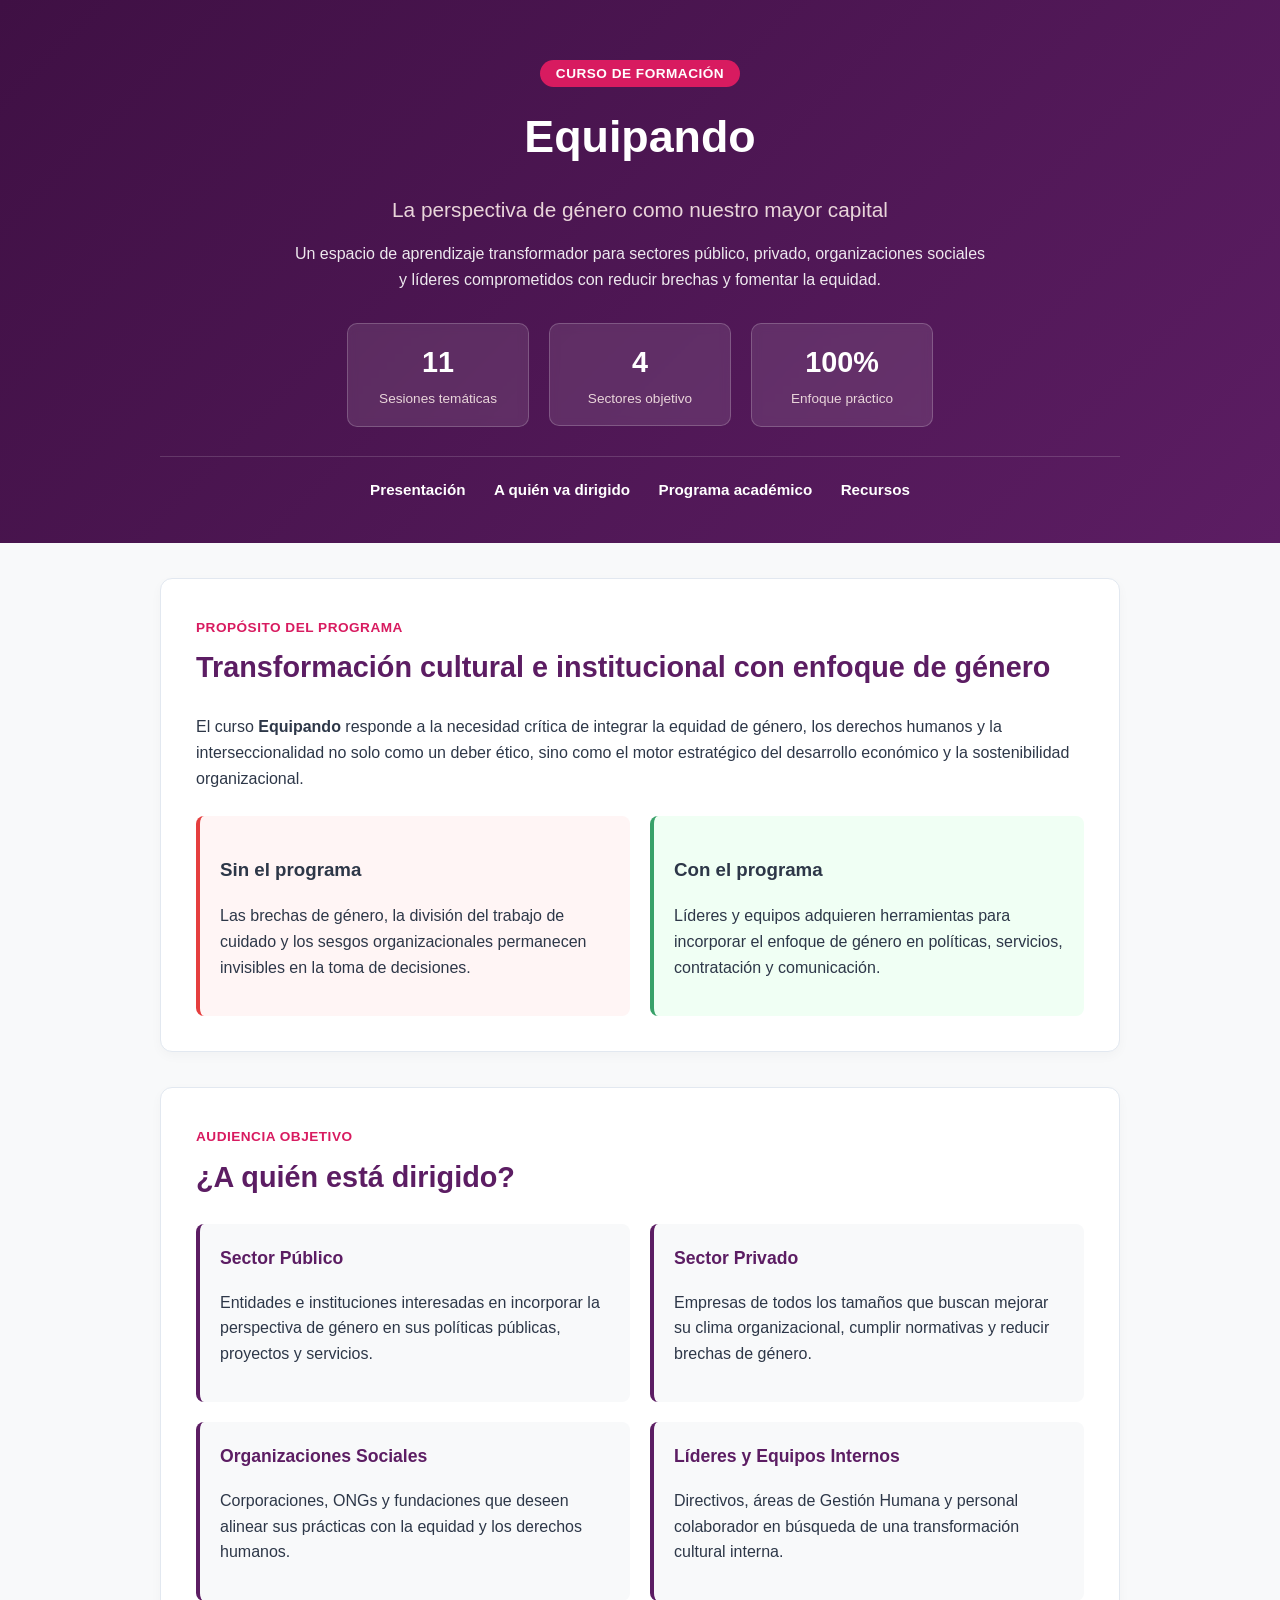
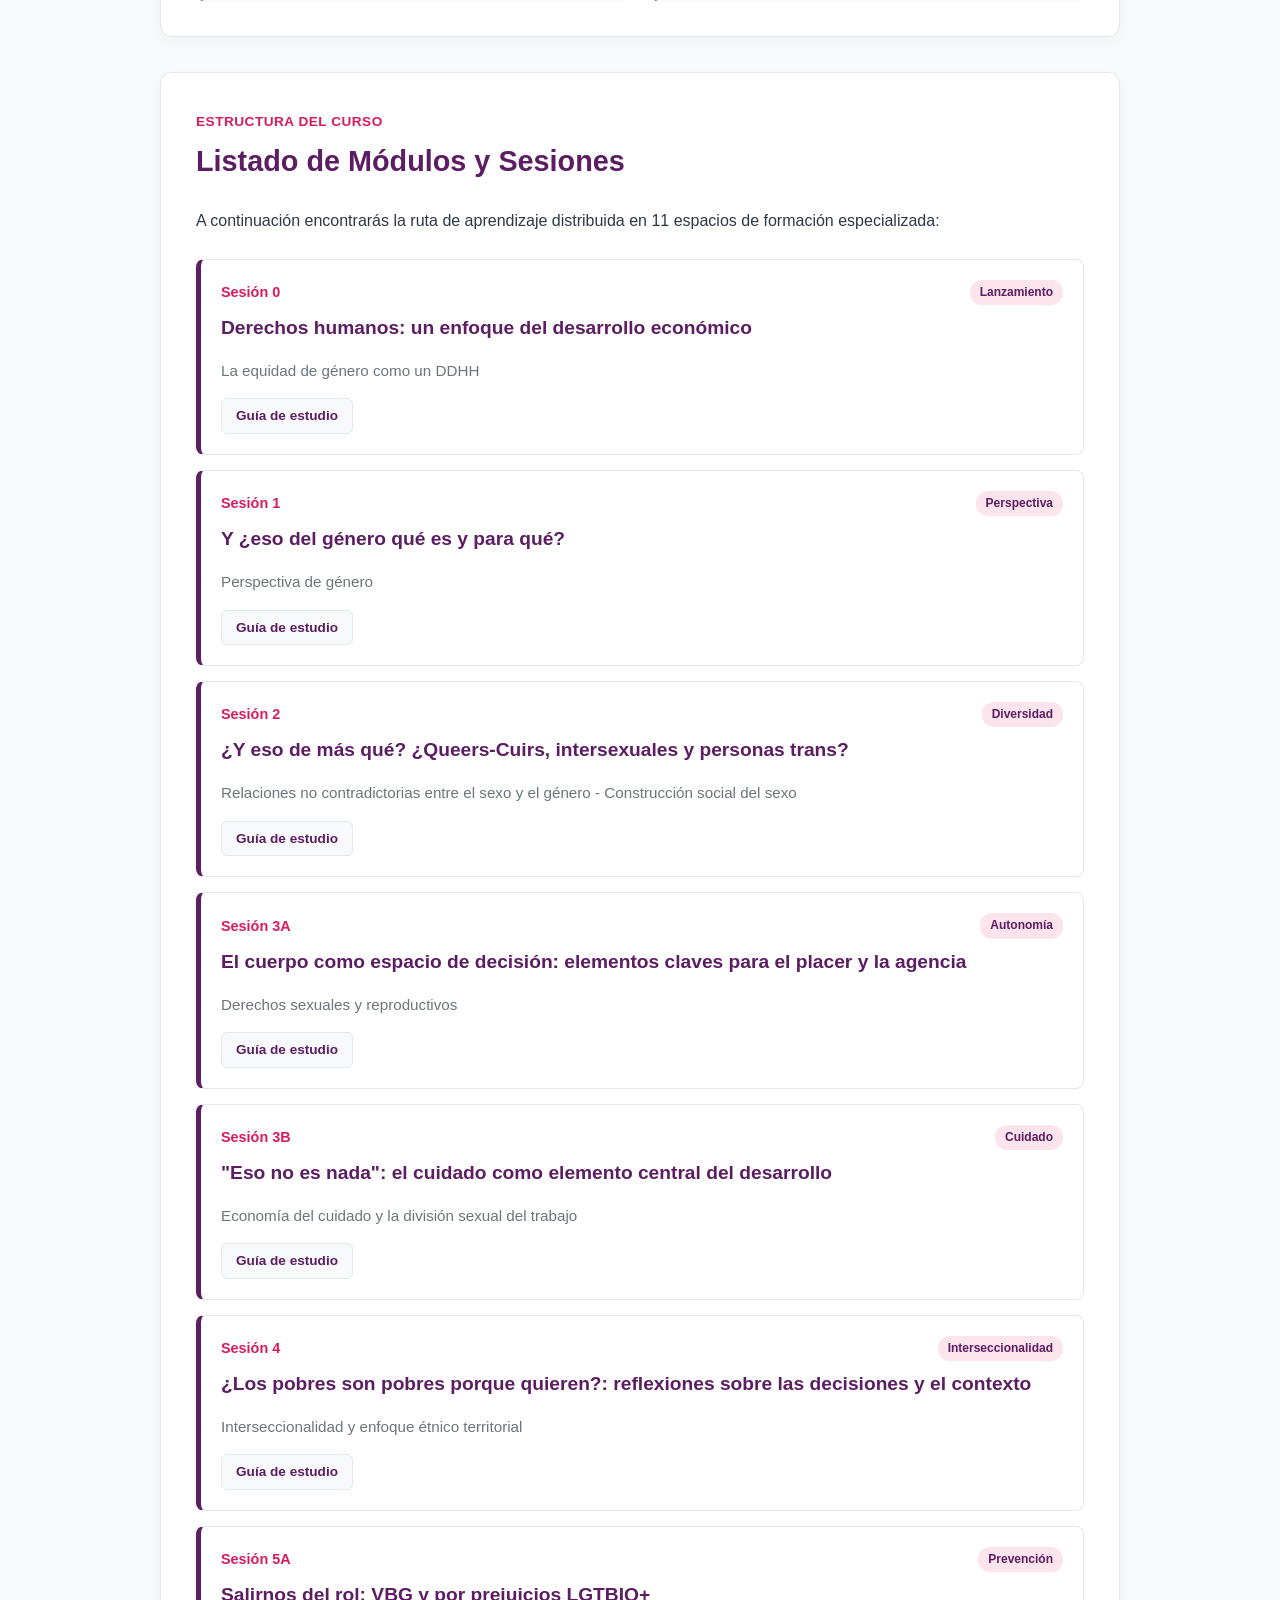
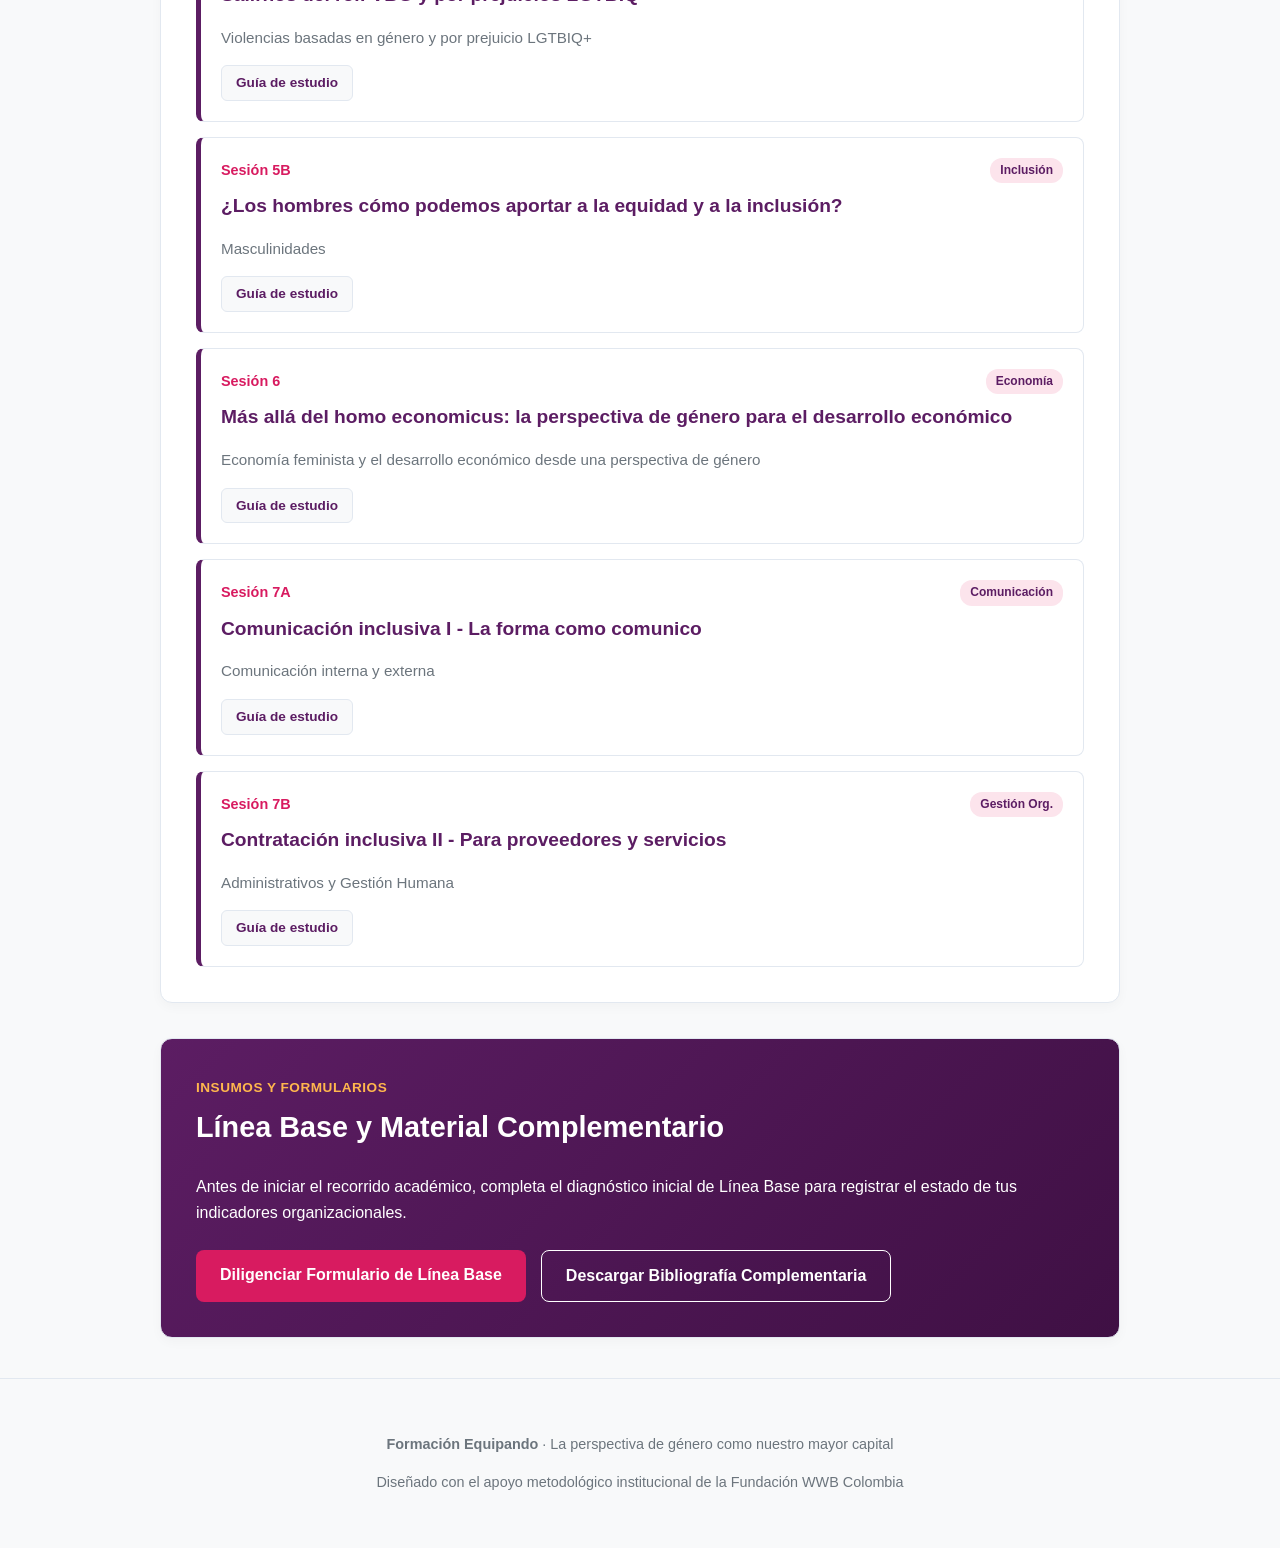
<file: index.html>
<!DOCTYPE html>
<html lang="es">
<head>
  <meta charset="UTF-8">
  <meta name="viewport" content="width=device-width, initial-scale=1.0">
  <title>Equipando | Perspectiva de Género</title>
  <link rel="stylesheet" href="style.css">
</head>
<body>

  <!-- Encabezado / Hero -->
  <header class="hero">
    <div class="container">
      <span class="badge-tag">Curso de Formación</span>
      <h1>Equipando</h1>
      <p class="hero-subtitle">La perspectiva de género como nuestro mayor capital</p>
      <p class="hero-description">
        Un espacio de aprendizaje transformador para sectores público, privado, organizaciones sociales y líderes comprometidos con reducir brechas y fomentar la equidad.
      </p>

      <!-- Métricas / Indicadores -->
      <div class="metrics-grid">
        <div class="metric-card">
          <b>11</b>
          <span>Sesiones temáticas</span>
        </div>
        <div class="metric-card">
          <b>4</b>
          <span>Sectores objetivo</span>
        </div>
        <div class="metric-card">
          <b>100%</b>
          <span>Enfoque práctico</span>
        </div>
      </div>

      <!-- Navegación interna -->
      <nav class="nav-links">
        <a href="#presentacion">Presentación</a>
        <a href="#audiencia">A quién va dirigido</a>
        <a href="#modulos">Programa académico</a>
        <a href="#recursos">Recursos</a>
      </nav>
    </div>
  </header>

  <main class="container">

    <!-- Sección Presentación -->
    <section id="presentacion" class="card">
      <span class="tag">Propósito del Programa</span>
      <h2>Transformación cultural e institucional con enfoque de género</h2>
      <p>
        El curso <strong>Equipando</strong> responde a la necesidad crítica de integrar la equidad de género, los derechos humanos y la interseccionalidad no solo como un deber ético, sino como el motor estratégico del desarrollo económico y la sostenibilidad organizacional.
      </p>

      <div class="comparative-grid">
        <div class="box box-before">
          <h3>Sin el programa</h3>
          <p>Las brechas de género, la división del trabajo de cuidado y los sesgos organizacionales permanecen invisibles en la toma de decisiones.</p>
        </div>
        <div class="box box-after">
          <h3>Con el programa</h3>
          <p>Líderes y equipos adquieren herramientas para incorporar el enfoque de género en políticas, servicios, contratación y comunicación.</p>
        </div>
      </div>
    </section>

    <!-- Audiencia Objetivo -->
    <section id="audiencia" class="card">
      <span class="tag">Audiencia Objetivo</span>
      <h2>¿A quién está dirigido?</h2>
      <div class="audience-grid">
        <div class="audience-item">
          <h3>Sector Público</h3>
          <p>Entidades e instituciones interesadas en incorporar la perspectiva de género en sus políticas públicas, proyectos y servicios.</p>
        </div>
        <div class="audience-item">
          <h3>Sector Privado</h3>
          <p>Empresas de todos los tamaños que buscan mejorar su clima organizacional, cumplir normativas y reducir brechas de género.</p>
        </div>
        <div class="audience-item">
          <h3>Organizaciones Sociales</h3>
          <p>Corporaciones, ONGs y fundaciones que deseen alinear sus prácticas con la equidad y los derechos humanos.</p>
        </div>
        <div class="audience-item">
          <h3>Líderes y Equipos Internos</h3>
          <p>Directivos, áreas de Gestión Humana y personal colaborador en búsqueda de una transformación cultural interna.</p>
        </div>
      </div>
    </section>

    <!-- Módulos / Sesiones del Curso -->
    <section id="modulos" class="card">
      <span class="tag">Estructura del Curso</span>
      <h2>Listado de Módulos y Sesiones</h2>
      <p>A continuación encontrarás la ruta de aprendizaje distribuida en 11 espacios de formación especializada:</p>

      <div class="sessions-list">

        <!-- Sesión 0 -->
        <article class="session-card">
          <div class="session-header">
            <span class="session-num">Sesión 0</span>
            <span class="session-badge">Lanzamiento</span>
          </div>
          <h3>Derechos humanos: un enfoque del desarrollo económico</h3>
          <p class="session-sub">La equidad de género como un DDHH</p>
          <div class="session-actions">
           <a href="sesion-0/" class="btn-secondary">Guía de estudio</a>
          </div>
        </article>

        <!-- Sesión 1 -->
        <article class="session-card">
          <div class="session-header">
            <span class="session-num">Sesión 1</span>
            <span class="session-badge">Perspectiva</span>
          </div>
          <h3>Y ¿eso del género qué es y para qué?</h3>
          <p class="session-sub">Perspectiva de género</p>
          <div class="session-actions">
            <a href="#" class="btn-secondary">Guía de estudio</a>
          </div>
        </article>

        <!-- Sesión 2 -->
        <article class="session-card">
          <div class="session-header">
            <span class="session-num">Sesión 2</span>
            <span class="session-badge">Diversidad</span>
          </div>
          <h3>¿Y eso de más qué? ¿Queers-Cuirs, intersexuales y personas trans?</h3>
          <p class="session-sub">Relaciones no contradictorias entre el sexo y el género - Construcción social del sexo</p>
          <div class="session-actions">
            <a href="#" class="btn-secondary">Guía de estudio</a>
          </div>
        </article>

        <!-- Sesión 3A -->
        <article class="session-card">
          <div class="session-header">
            <span class="session-num">Sesión 3A</span>
            <span class="session-badge">Autonomía</span>
          </div>
          <h3>El cuerpo como espacio de decisión: elementos claves para el placer y la agencia</h3>
          <p class="session-sub">Derechos sexuales y reproductivos</p>
          <div class="session-actions">
            <a href="#" class="btn-secondary">Guía de estudio</a>
          </div>
        </article>

        <!-- Sesión 3B -->
        <article class="session-card">
          <div class="session-header">
            <span class="session-num">Sesión 3B</span>
            <span class="session-badge">Cuidado</span>
          </div>
          <h3>"Eso no es nada": el cuidado como elemento central del desarrollo</h3>
          <p class="session-sub">Economía del cuidado y la división sexual del trabajo</p>
          <div class="session-actions">
            <a href="#" class="btn-secondary">Guía de estudio</a>
          </div>
        </article>

        <!-- Sesión 4 -->
        <article class="session-card">
          <div class="session-header">
            <span class="session-num">Sesión 4</span>
            <span class="session-badge">Interseccionalidad</span>
          </div>
          <h3>¿Los pobres son pobres porque quieren?: reflexiones sobre las decisiones y el contexto</h3>
          <p class="session-sub">Interseccionalidad y enfoque étnico territorial</p>
          <div class="session-actions">
            <a href="#" class="btn-secondary">Guía de estudio</a>
          </div>
        </article>

        <!-- Sesión 5A -->
        <article class="session-card">
          <div class="session-header">
            <span class="session-num">Sesión 5A</span>
            <span class="session-badge">Prevención</span>
          </div>
          <h3>Salirnos del rol: VBG y por prejuicios LGTBIQ+</h3>
          <p class="session-sub">Violencias basadas en género y por prejuicio LGTBIQ+</p>
          <div class="session-actions">
            <a href="#" class="btn-secondary">Guía de estudio</a>
          </div>
        </article>

        <!-- Sesión 5B -->
        <article class="session-card">
          <div class="session-header">
            <span class="session-num">Sesión 5B</span>
            <span class="session-badge">Inclusión</span>
          </div>
          <h3>¿Los hombres cómo podemos aportar a la equidad y a la inclusión?</h3>
          <p class="session-sub">Masculinidades</p>
          <div class="session-actions">
            <a href="#" class="btn-secondary">Guía de estudio</a>
          </div>
        </article>

        <!-- Sesión 6 -->
        <article class="session-card">
          <div class="session-header">
            <span class="session-num">Sesión 6</span>
            <span class="session-badge">Economía</span>
          </div>
          <h3>Más allá del homo economicus: la perspectiva de género para el desarrollo económico</h3>
          <p class="session-sub">Economía feminista y el desarrollo económico desde una perspectiva de género</p>
          <div class="session-actions">
            <a href="#" class="btn-secondary">Guía de estudio</a>
          </div>
        </article>

        <!-- Sesión 7A -->
        <article class="session-card">
          <div class="session-header">
            <span class="session-num">Sesión 7A</span>
            <span class="session-badge">Comunicación</span>
          </div>
          <h3>Comunicación inclusiva I - La forma como comunico</h3>
          <p class="session-sub">Comunicación interna y externa</p>
          <div class="session-actions">
            <a href="#" class="btn-secondary">Guía de estudio</a>
          </div>
        </article>

        <!-- Sesión 7B -->
        <article class="session-card">
          <div class="session-header">
            <span class="session-num">Sesión 7B</span>
            <span class="session-badge">Gestión Org.</span>
          </div>
          <h3>Contratación inclusiva II - Para proveedores y servicios</h3>
          <p class="session-sub">Administrativos y Gestión Humana</p>
          <div class="session-actions">
            <a href="#" class="btn-secondary">Guía de estudio</a>
          </div>
        </article>

      </div>
    </section>

    <!-- Sección Recursos y Diagnóstico -->
    <section id="recursos" class="card highlight-card">
      <span class="tag tag-light">Insumos y Formularios</span>
      <h2>Línea Base y Material Complementario</h2>
      <p>
        Antes de iniciar el recorrido académico, completa el diagnóstico inicial de Línea Base para registrar el estado de tus indicadores organizacionales.
      </p>
      <div class="resource-links">
        <a href="#" class="btn-primary">Diligenciar Formulario de Línea Base</a>
        <a href="#" class="btn-outline">Descargar Bibliografía Complementaria</a>
      </div>
    </section>

  </main>

  <footer>
    <div class="container footer-content">
      <p><strong>Formación Equipando</strong> · La perspectiva de género como nuestro mayor capital</p>
      <p>Diseñado con el apoyo metodológico institucional de la Fundación WWB Colombia</p>
    </div>
  </footer>

</body>
</html>
</file>
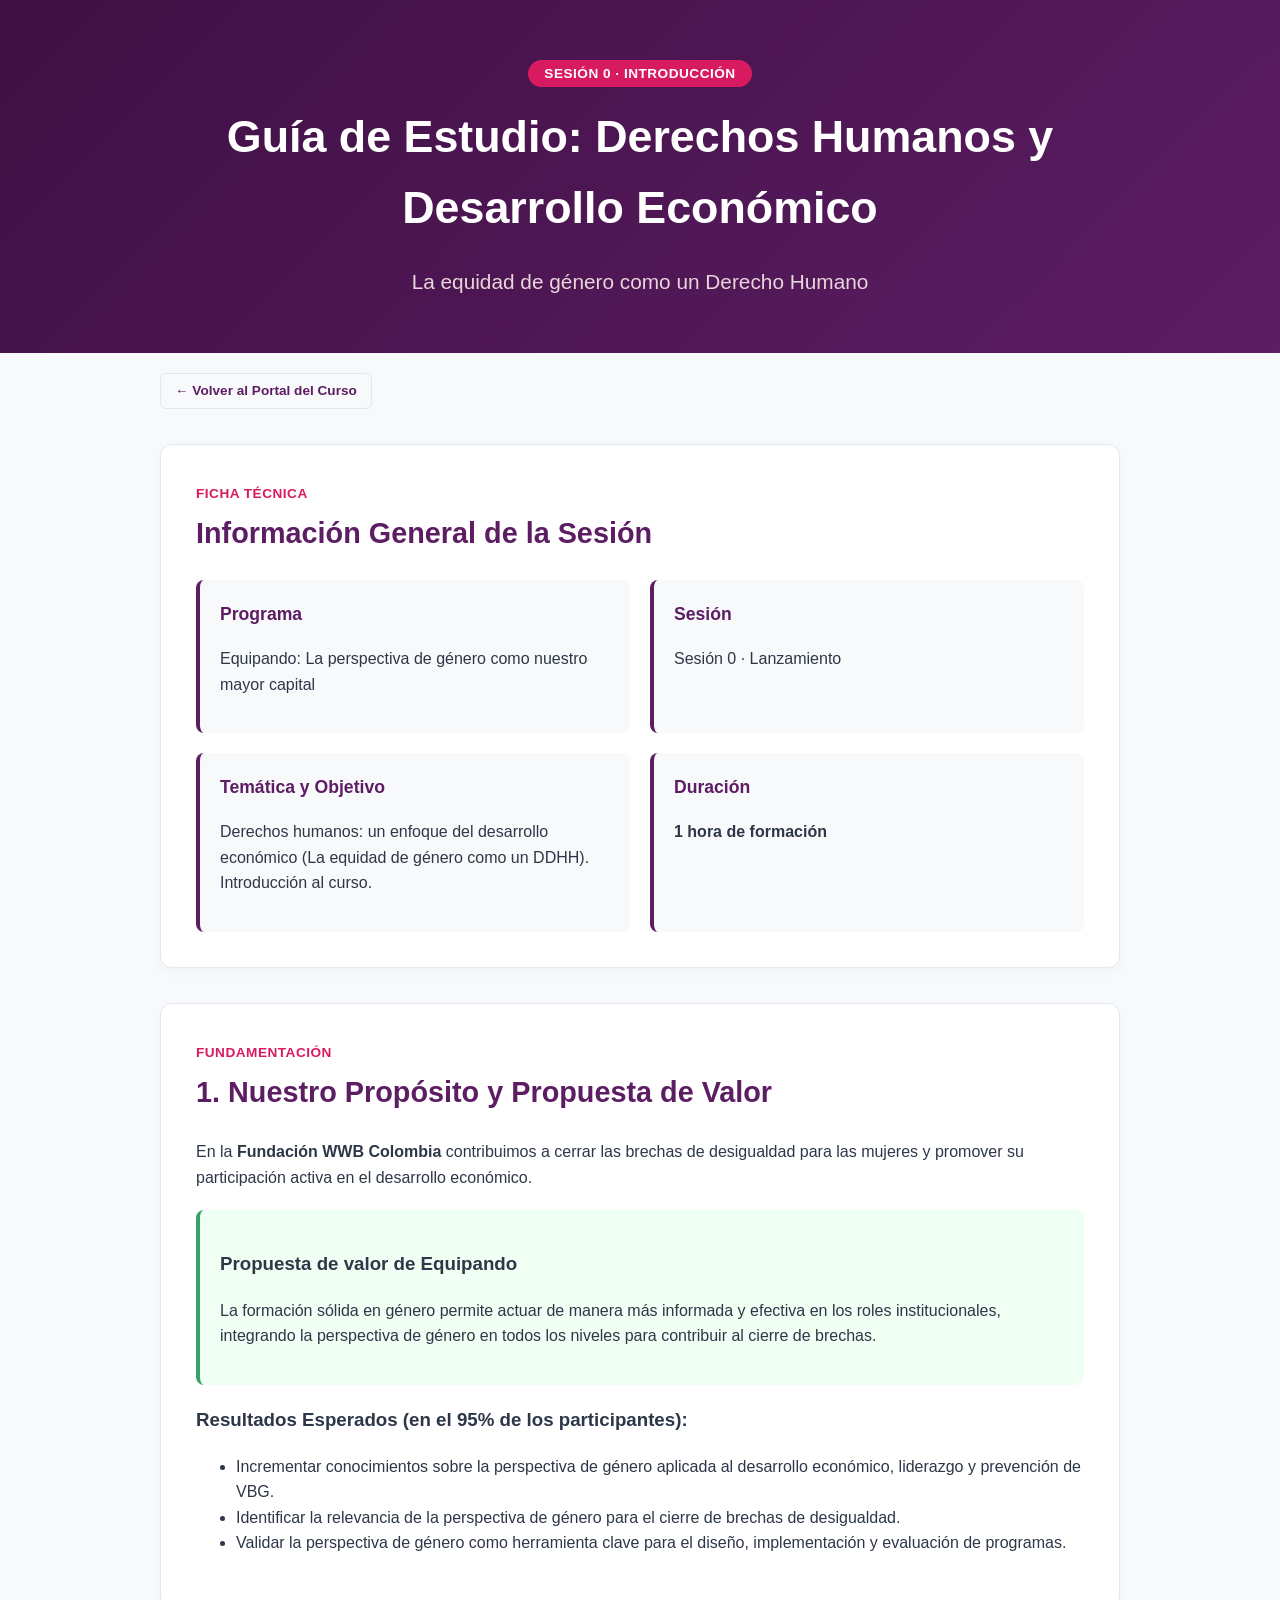
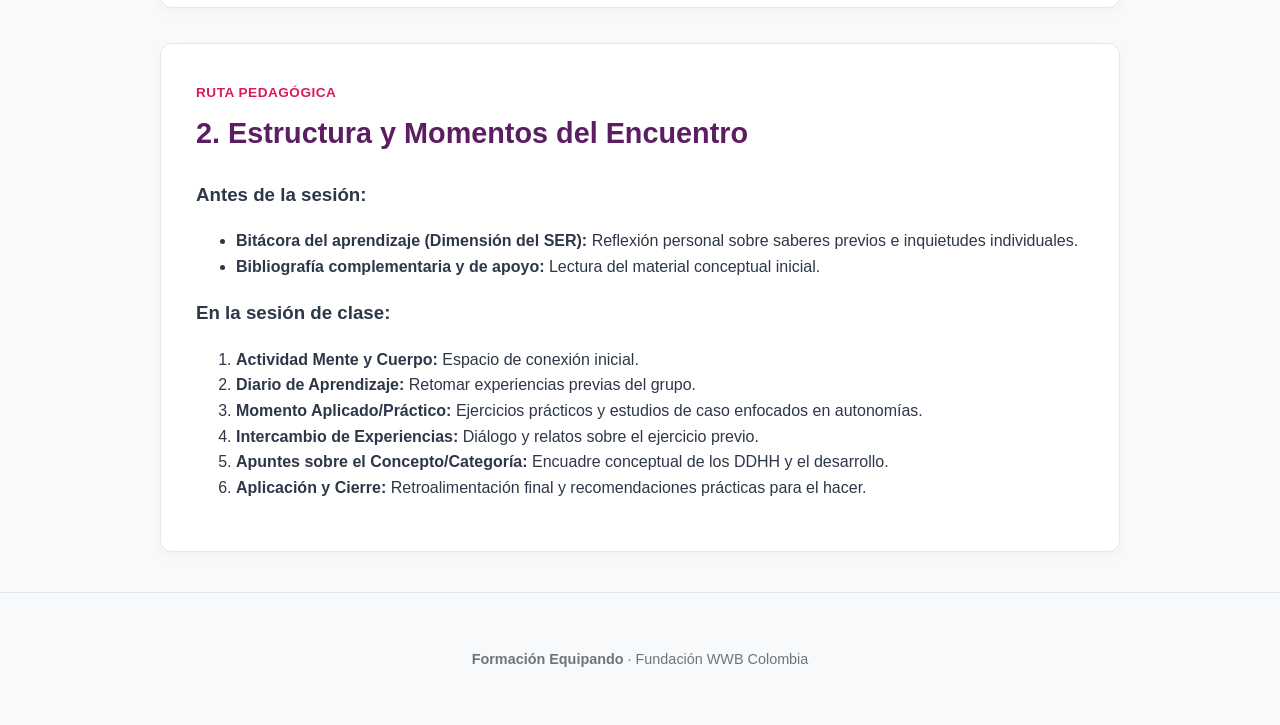
<file: sesion-0/index.html>
<!DOCTYPE html>
<html lang="es">
<head>
  <meta charset="UTF-8">
  <meta name="viewport" content="width=device-width, initial-scale=1.0">
  <title>Sesión 0: Guía de Estudio | Equipando</title>
  <link rel="stylesheet" href="../style.css">
</head>
<body>

  <header class="hero">
    <div class="container">
      <span class="badge-tag">Sesión 0 · Introducción</span>
      <h1>Guía de Estudio: Derechos Humanos y Desarrollo Económico</h1>
      <p class="hero-subtitle">La equidad de género como un Derecho Humano</p>
    </div>
  </header>

  <main class="container">

    <a href="../index.html" class="btn-secondary" style="margin-top:20px; display:inline-block;">← Volver al Portal del Curso</a>

    <!-- Ficha Técnica -->
    <section class="card">
      <span class="tag">Ficha Técnica</span>
      <h2>Información General de la Sesión</h2>
      <div class="audience-grid">
        <div class="audience-item">
          <h3>Programa</h3>
          <p>Equipando: La perspectiva de género como nuestro mayor capital</p>
        </div>
        <div class="audience-item">
          <h3>Sesión</h3>
          <p>Sesión 0 · Lanzamiento</p>
        </div>
        <div class="audience-item">
          <h3>Temática y Objetivo</h3>
          <p>Derechos humanos: un enfoque del desarrollo económico (La equidad de género como un DDHH). Introducción al curso.</p>
        </div>
        <div class="audience-item">
          <h3>Duración</h3>
          <p><strong>1 hora de formación</strong></p>
        </div>
      </div>
    </section>

    <!-- Propósito y Propuesta de Valor -->
    <section class="card">
      <span class="tag">Fundamentación</span>
      <h2>1. Nuestro Propósito y Propuesta de Valor</h2>
      <p>
        En la <strong>Fundación WWB Colombia</strong> contribuimos a cerrar las brechas de desigualdad para las mujeres y promover su participación activa en el desarrollo económico.
      </p>
      
      <div class="box box-after" style="margin: 20px 0;">
        <h3>Propuesta de valor de Equipando</h3>
        <p>La formación sólida en género permite actuar de manera más informada y efectiva en los roles institucionales, integrando la perspectiva de género en todos los niveles para contribuir al cierre de brechas.</p>
      </div>

      <h3>Resultados Esperados (en el 95% de los participantes):</h3>
      <ul>
        <li>Incrementar conocimientos sobre la perspectiva de género aplicada al desarrollo económico, liderazgo y prevención de VBG.</li>
        <li>Identificar la relevancia de la perspectiva de género para el cierre de brechas de desigualdad.</li>
        <li>Validar la perspectiva de género como herramienta clave para el diseño, implementación y evaluación de programas.</li>
      </ul>
    </section>

    <!-- Momentos Metodológicos -->
    <section class="card">
      <span class="tag">Ruta Pedagógica</span>
      <h2>2. Estructura y Momentos del Encuentro</h2>
      
      <h3>Antes de la sesión:</h3>
      <ul>
        <li><strong>Bitácora del aprendizaje (Dimensión del SER):</strong> Reflexión personal sobre saberes previos e inquietudes individuales.</li>
        <li><strong>Bibliografía complementaria y de apoyo:</strong> Lectura del material conceptual inicial.</li>
      </ul>

      <h3>En la sesión de clase:</h3>
      <ol>
        <li><strong>Actividad Mente y Cuerpo:</strong> Espacio de conexión inicial.</li>
        <li><strong>Diario de Aprendizaje:</strong> Retomar experiencias previas del grupo.</li>
        <li><strong>Momento Aplicado/Práctico:</strong> Ejercicios prácticos y estudios de caso enfocados en autonomías.</li>
        <li><strong>Intercambio de Experiencias:</strong> Diálogo y relatos sobre el ejercicio previo.</li>
        <li><strong>Apuntes sobre el Concepto/Categoría:</strong> Encuadre conceptual de los DDHH y el desarrollo.</li>
        <li><strong>Aplicación y Cierre:</strong> Retroalimentación final y recomendaciones prácticas para el hacer.</li>
      </ol>
    </section>

  </main>

  <footer>
    <div class="container footer-content">
      <p><strong>Formación Equipando</strong> · Fundación WWB Colombia</p>
    </div>
  </footer>

</body>
</html>
</file>
<file: style.css>
/* Paleta inspirada en la Fundación WWB Colombia */
:root {
  --primary-color: #5C1D63;      /* Púrpura principal */
  --primary-dark: #3F1044;       /* Púrpura oscuro / Hero background */
  --accent-color: #D81B60;        /* Magenta / Destacados */
  --accent-light: #FCE4EC;       /* Rosa suave para cajas */
  --bg-color: #F8F9FA;           /* Fondo gris claro limpio */
  --card-bg: #FFFFFF;            /* Tarjetas blancas */
  --text-color: #2D3748;          /* Texto oscuro fácil de leer */
  --text-muted: #6C757D;         /* Texto secundario */
  --border-color: #E2E8F0;       /* Líneas divisoras suave */
}

body {
  margin: 0;
  font-family: 'Segoe UI', -apple-system, BlinkMacSystemFont, Roboto, sans-serif;
  background-color: var(--bg-color);
  color: var(--text-color);
  line-height: 1.6;
}

/* Encabezado Principal */
.hero {
  background: linear-gradient(135deg, var(--primary-dark), var(--primary-color));
  color: #FFFFFF;
  padding: 60px 20px 40px;
  text-align: center;
}

.badge-tag {
  background-color: var(--accent-color);
  color: #FFFFFF;
  padding: 6px 16px;
  border-radius: 20px;
  font-size: 0.85rem;
  font-weight: 700;
  text-transform: uppercase;
  letter-spacing: 0.5px;
}

h1 {
  font-size: 2.8rem;
  margin: 15px 0 5px;
  font-weight: 800;
}

.hero-subtitle {
  font-size: 1.3rem;
  color: #E9D5DA;
  margin-bottom: 15px;
  font-weight: 300;
}

.hero-description {
  max-width: 700px;
  margin: 0 auto 30px;
  font-size: 1rem;
  opacity: 0.9;
}

/* Métricas */
.metrics-grid {
  display: flex;
  justify-content: center;
  gap: 20px;
  margin: 30px 0;
  flex-wrap: wrap;
}

.metric-card {
  background: rgba(255, 255, 255, 0.1);
  backdrop-filter: blur(5px);
  border: 1px solid rgba(255, 255, 255, 0.2);
  padding: 15px 25px;
  border-radius: 10px;
  min-width: 130px;
}

.metric-card b {
  display: block;
  font-size: 1.8rem;
  color: #FFFFFF;
}

.metric-card span {
  font-size: 0.85rem;
  color: #E9D5DA;
}

/* Navegación */
.nav-links {
  margin-top: 25px;
  padding-top: 20px;
  border-top: 1px solid rgba(255, 255, 255, 0.15);
}

.nav-links a {
  color: #FFFFFF;
  text-decoration: none;
  margin: 0 12px;
  font-weight: 600;
  font-size: 0.95rem;
  transition: color 0.2s;
}

.nav-links a:hover {
  color: #FFB74D;
}

/* Layout General */
.container {
  max-width: 960px;
  margin: 0 auto;
  padding: 0 20px;
}

.card {
  background: var(--card-bg);
  border-radius: 12px;
  padding: 35px;
  margin: 35px 0;
  border: 1px solid var(--border-color);
  box-shadow: 0 4px 12px rgba(0, 0, 0, 0.03);
}

.tag {
  color: var(--accent-color);
  font-size: 0.85rem;
  font-weight: 700;
  text-transform: uppercase;
  letter-spacing: 0.5px;
}

h2 {
  color: var(--primary-color);
  font-size: 1.8rem;
  margin-top: 5px;
}

/* Comparativa */
.comparative-grid {
  display: grid;
  grid-template-columns: 1fr 1fr;
  gap: 20px;
  margin-top: 25px;
}

@media (max-width: 600px) {
  .comparative-grid, .audience-grid {
    grid-template-columns: 1fr !important;
  }
}

.box {
  padding: 20px;
  border-radius: 8px;
}

.box-before {
  background-color: #FFF5F5;
  border-left: 4px solid #E53E3E;
}

.box-after {
  background-color: #F0FFF4;
  border-left: 4px solid #38A169;
}

/* Grid de Audiencia */
.audience-grid {
  display: grid;
  grid-template-columns: 1fr 1fr;
  gap: 20px;
  margin-top: 20px;
}

.audience-item {
  background: var(--bg-color);
  padding: 20px;
  border-radius: 8px;
  border-left: 4px solid var(--primary-color);
}

.audience-item h3 {
  margin-top: 0;
  color: var(--primary-color);
  font-size: 1.1rem;
}

/* Lista de Sesiones / Módulos */
.sessions-list {
  display: flex;
  flex-direction: column;
  gap: 15px;
  margin-top: 25px;
}

.session-card {
  background-color: #FFFFFF;
  border: 1px solid var(--border-color);
  border-left: 5px solid var(--primary-color);
  border-radius: 8px;
  padding: 20px;
  transition: transform 0.2s, box-shadow 0.2s;
}

.session-card:hover {
  transform: translateY(-2px);
  box-shadow: 0 6px 16px rgba(0,0,0,0.06);
}

.session-header {
  display: flex;
  justify-content: space-between;
  align-items: center;
  margin-bottom: 8px;
}

.session-num {
  font-weight: 800;
  color: var(--accent-color);
  font-size: 0.9rem;
}

.session-badge {
  background-color: var(--accent-light);
  color: var(--primary-color);
  padding: 3px 10px;
  border-radius: 12px;
  font-size: 0.75rem;
  font-weight: 700;
}

.session-card h3 {
  margin: 5px 0;
  color: var(--primary-color);
  font-size: 1.2rem;
}

.session-sub {
  color: var(--text-muted);
  font-size: 0.95rem;
  margin-bottom: 15px;
}

.btn-secondary {
  display: inline-block;
  background-color: var(--bg-color);
  color: var(--primary-color);
  padding: 6px 14px;
  border-radius: 6px;
  text-decoration: none;
  font-size: 0.85rem;
  font-weight: 600;
  border: 1px solid var(--border-color);
}

.btn-secondary:hover {
  background-color: var(--primary-color);
  color: #FFFFFF;
}

/* Tarjeta de Recursos / Destacada */
.highlight-card {
  background: linear-gradient(135deg, var(--primary-color), var(--primary-dark));
  color: #FFFFFF;
}

.highlight-card h2, .highlight-card p {
  color: #FFFFFF;
}

.tag-light {
  color: #FFB74D;
}

.resource-links {
  display: flex;
  gap: 15px;
  margin-top: 25px;
  flex-wrap: wrap;
}

.btn-primary {
  background-color: var(--accent-color);
  color: #FFFFFF;
  padding: 12px 24px;
  border-radius: 8px;
  text-decoration: none;
  font-weight: 700;
}

.btn-outline {
  border: 1px solid #FFFFFF;
  color: #FFFFFF;
  padding: 12px 24px;
  border-radius: 8px;
  text-decoration: none;
  font-weight: 600;
}

/* Pie de Página */
footer {
  text-align: center;
  padding: 40px 20px;
  color: var(--text-muted);
  font-size: 0.9rem;
  border-top: 1px solid var(--border-color);
  margin-top: 40px;
}
</file>
